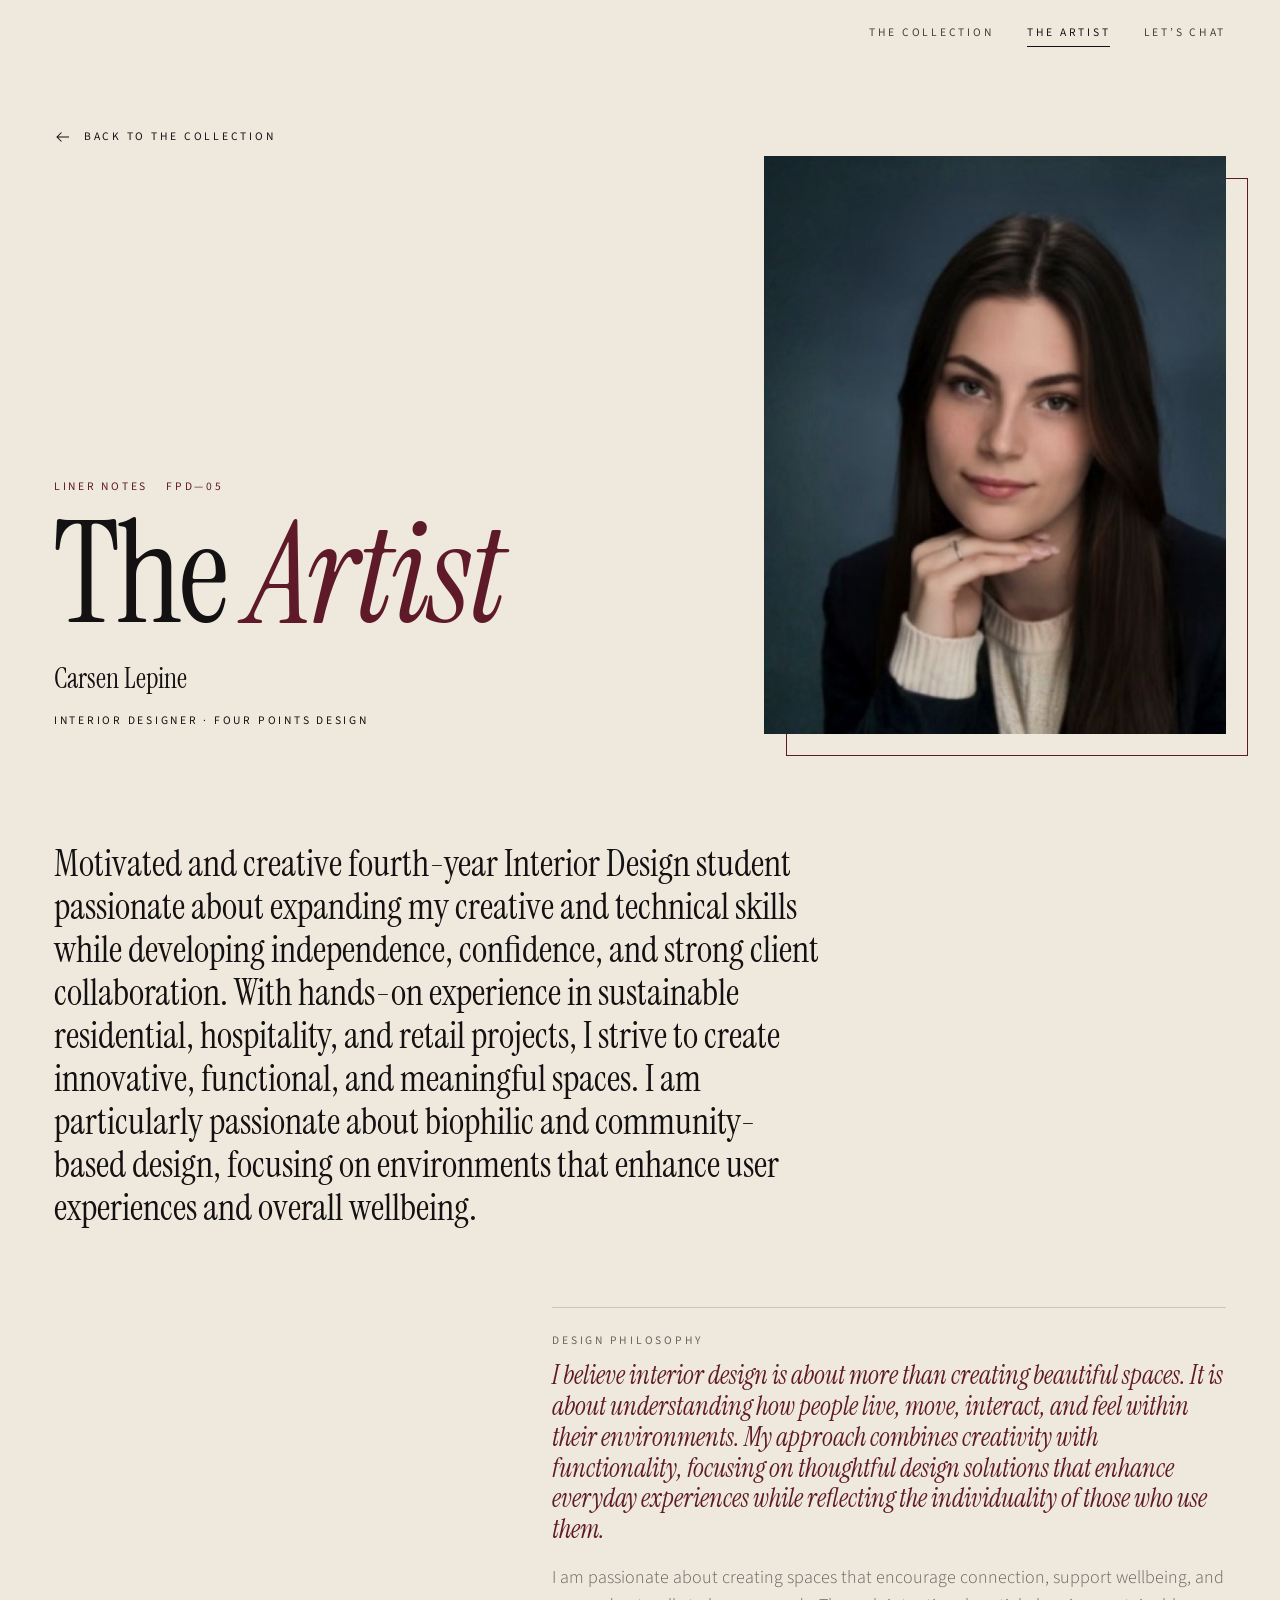
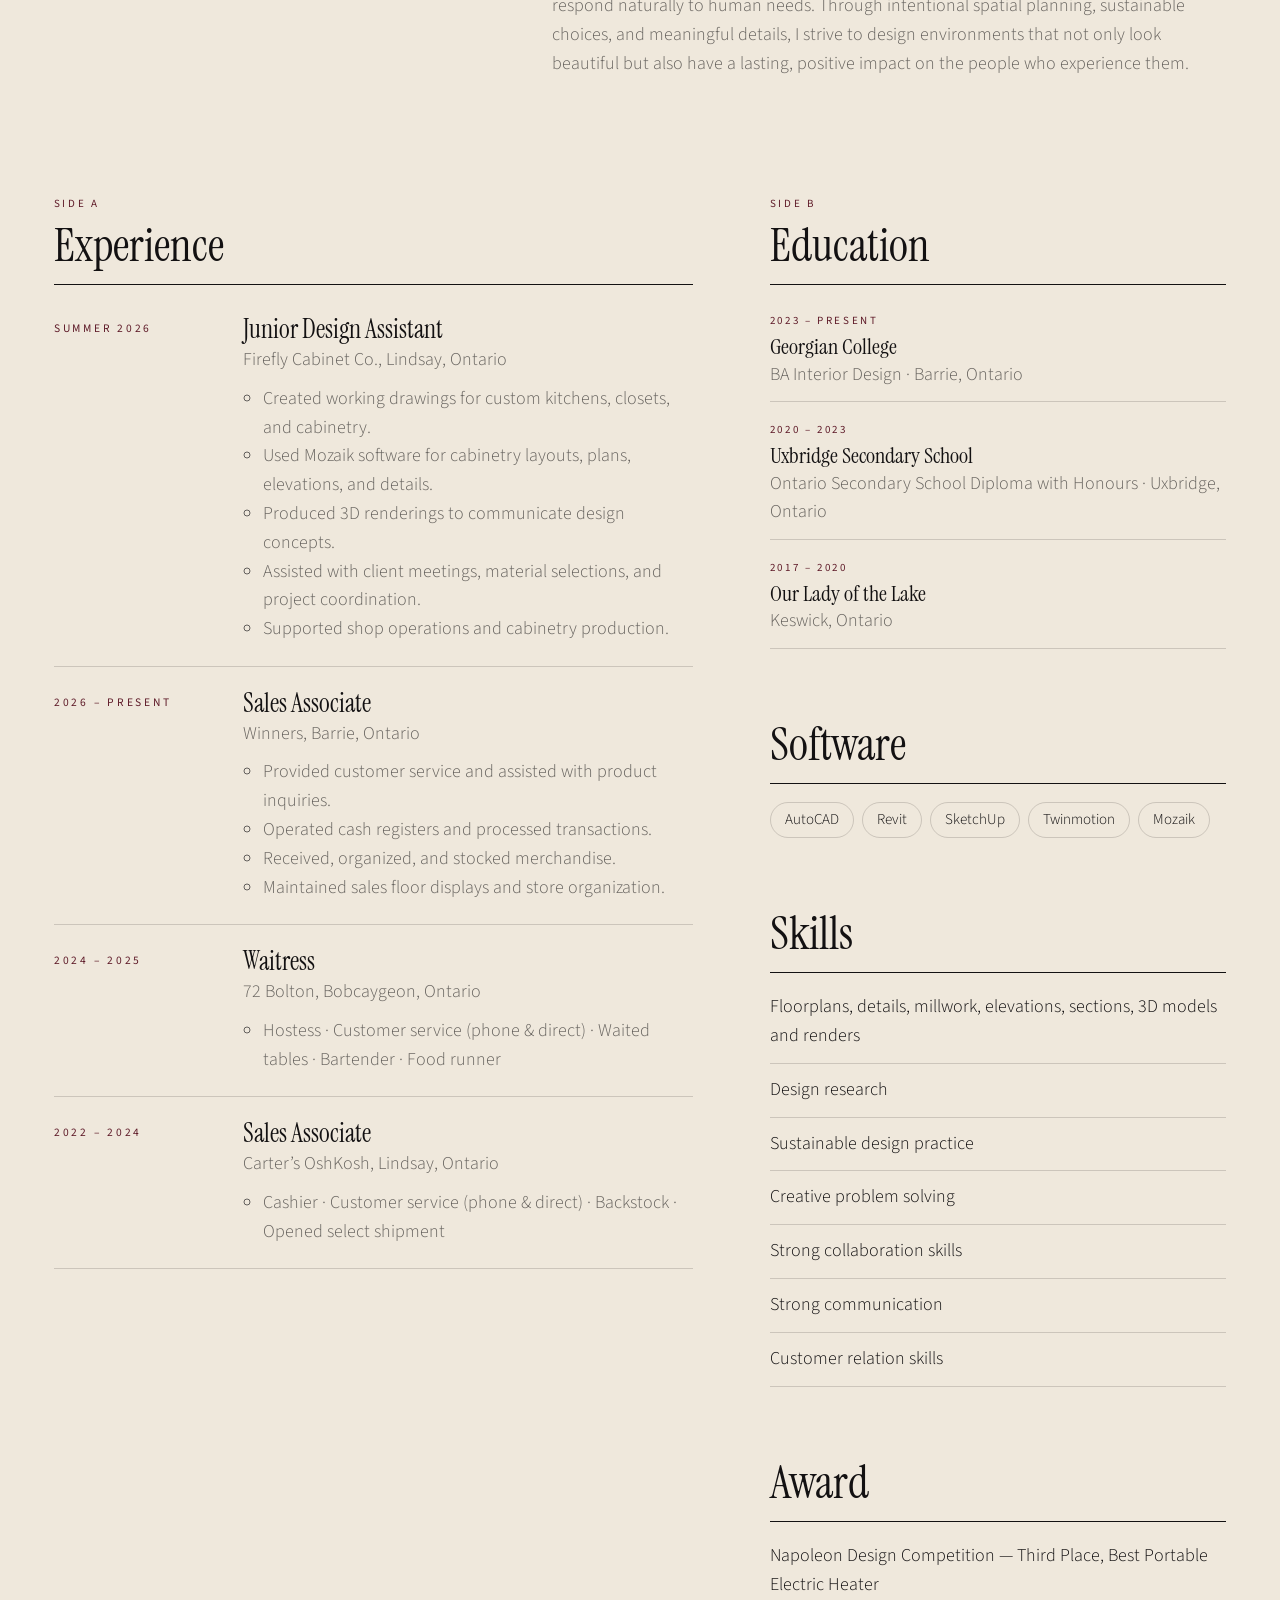
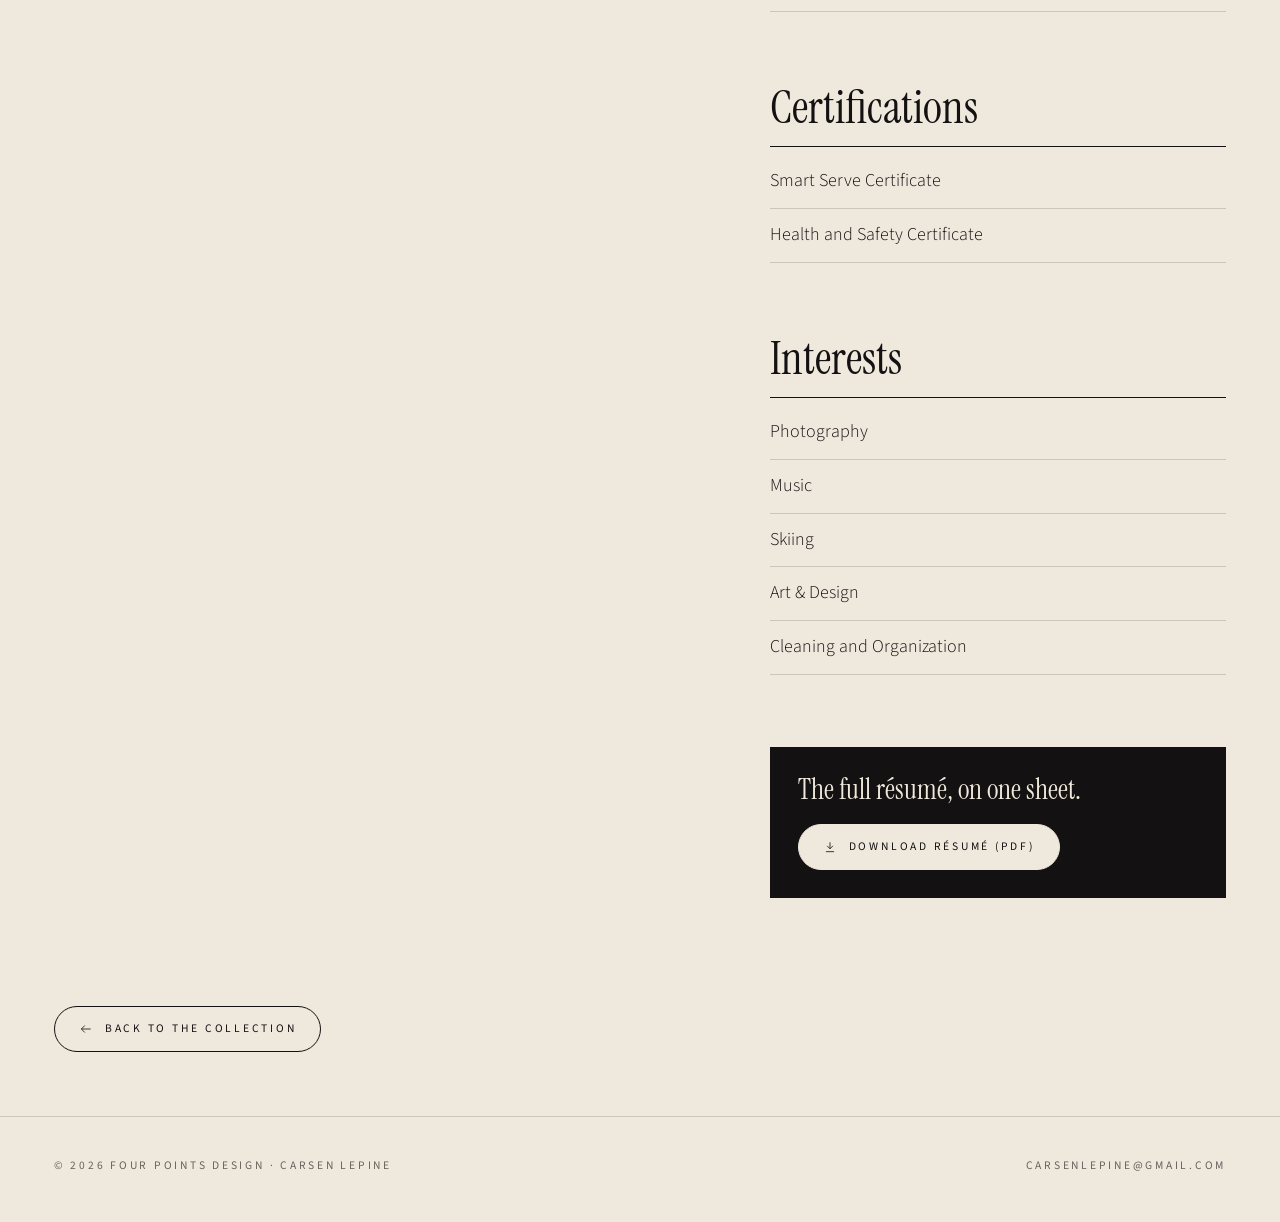
<file: artist.html>
<!doctype html>
<html lang="en">
<head>
  <meta charset="utf-8">
  <meta name="viewport" content="width=device-width, initial-scale=1, viewport-fit=cover">
  <title>The Artist · Carsen Lepine · Four Points Design</title>
  <meta name="description" content="Liner notes: Carsen Lepine, interior designer. Experience, education, software and skills.">
  <meta name="theme-color" content="#efe8dc">

  <!-- The preview shown when the link is shared (texts, LinkedIn, email…).
       The site lives at https://carsenlepine.github.io/ (see "Publish on GitHub" in README.md) -->
  <meta property="og:type" content="website">
  <meta property="og:site_name" content="Four Points Design">
  <meta property="og:title" content="Carsen Lepine, Interior Designer · Four Points Design">
  <meta property="og:description" content="An interior design portfolio presented as a record collection: put an album on the turntable to explore each project.">
  <meta property="og:image" content="https://carsenlepine.github.io/assets/social-preview.jpg">
  <meta property="og:image:width" content="1200">
  <meta property="og:image:height" content="630">
  <meta property="og:image:alt" content="A record playing on a turntable beside Carsen Lepine's name">
  <meta name="twitter:card" content="summary_large_image">

  <!-- Fonts: Instrument Serif from Google Fonts; Source Sans 3 is in assets/fonts (see style.css) -->
  <link rel="preconnect" href="https://fonts.googleapis.com">
  <link rel="preconnect" href="https://fonts.gstatic.com" crossorigin>
  <link rel="stylesheet" href="https://fonts.googleapis.com/css2?family=Instrument+Serif:ital@0;1&display=swap">
  <link rel="icon" href="assets/favicon.svg" type="image/svg+xml">
  <link rel="apple-touch-icon" href="assets/apple-touch-icon.png">
  <link rel="stylesheet" href="css/style.css">
  <script>document.documentElement.classList.add("js");</script>
</head>
<!-- The Artist ("liner notes"). Text comes from js/data/site.js. -->
<body class="page-artist theme-light">
  <a class="skip-link" href="#main">Skip to content</a>
  <header data-nav></header>
  <main id="main" class="liner"></main>
  <div class="page-veil" data-veil style="background: var(--cream)"></div>
  <script type="module" src="js/artist.js"></script>
</body>
</html>
</file>
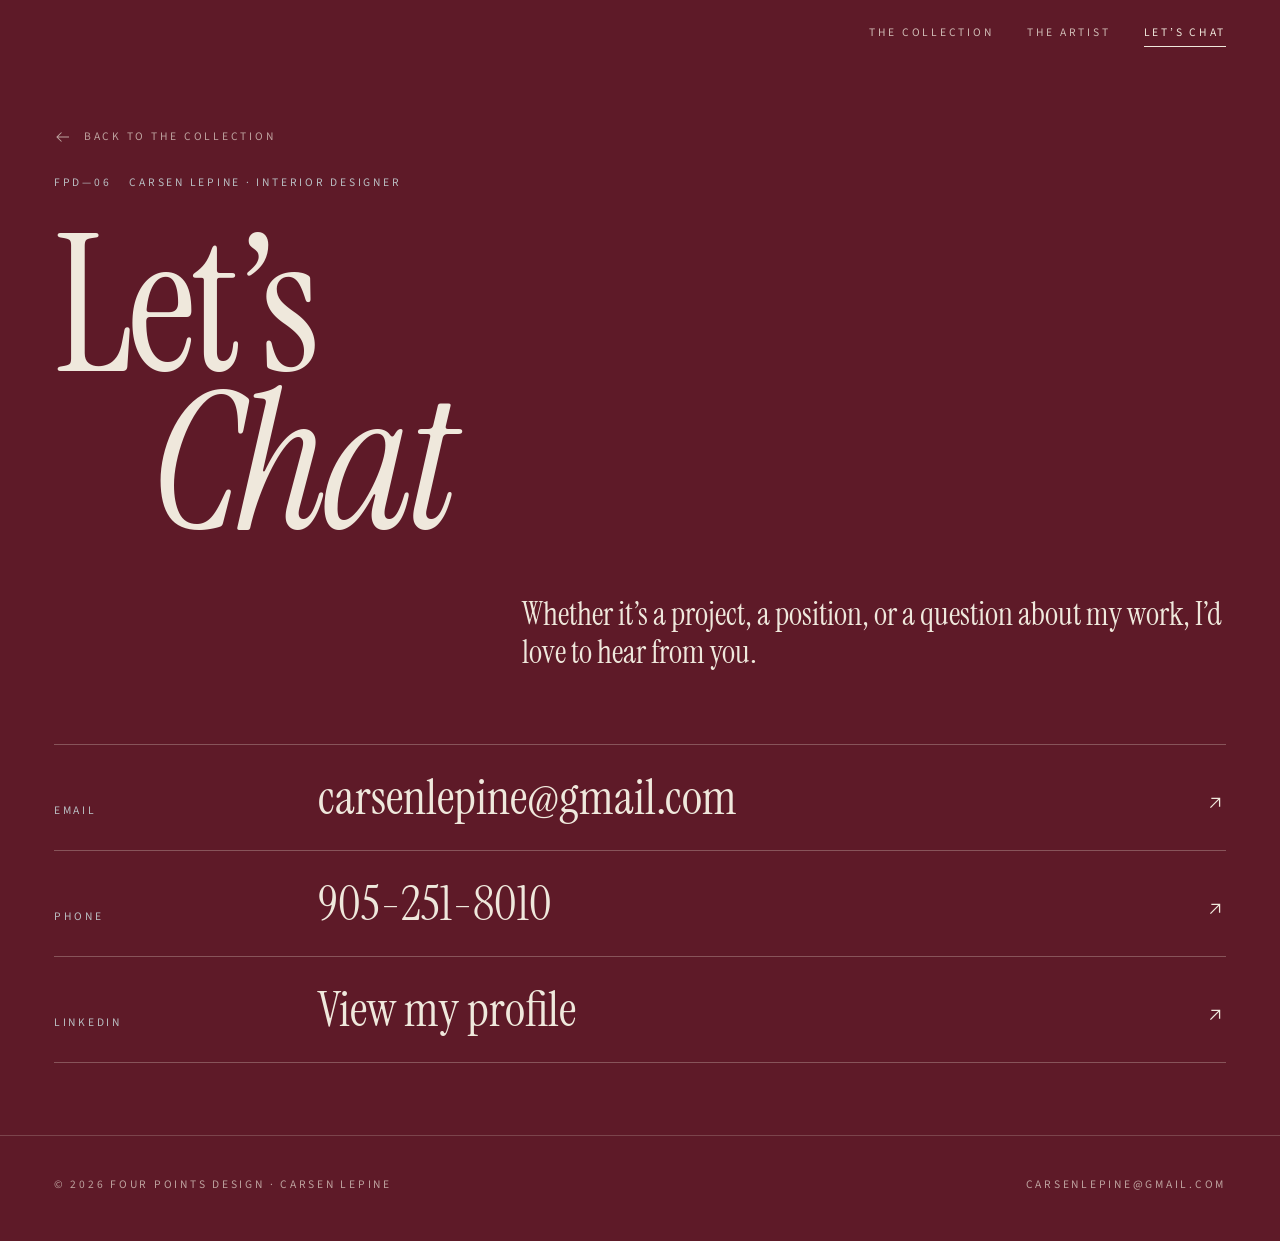
<file: chat.html>
<!doctype html>
<html lang="en">
<head>
  <meta charset="utf-8">
  <meta name="viewport" content="width=device-width, initial-scale=1, viewport-fit=cover">
  <title>Let’s Chat · Carsen Lepine · Four Points Design</title>
  <meta name="description" content="Get in touch with Carsen Lepine, interior designer: email, phone and LinkedIn.">
  <meta name="theme-color" content="#5e1a28">

  <!-- The preview shown when the link is shared (texts, LinkedIn, email…).
       The site lives at https://carsenlepine.github.io/ (see "Publish on GitHub" in README.md) -->
  <meta property="og:type" content="website">
  <meta property="og:site_name" content="Four Points Design">
  <meta property="og:title" content="Carsen Lepine, Interior Designer · Four Points Design">
  <meta property="og:description" content="An interior design portfolio presented as a record collection: put an album on the turntable to explore each project.">
  <meta property="og:image" content="https://carsenlepine.github.io/assets/social-preview.jpg">
  <meta property="og:image:width" content="1200">
  <meta property="og:image:height" content="630">
  <meta property="og:image:alt" content="A record playing on a turntable beside Carsen Lepine's name">
  <meta name="twitter:card" content="summary_large_image">

  <!-- Fonts: Instrument Serif from Google Fonts; Source Sans 3 is in assets/fonts (see style.css) -->
  <link rel="preconnect" href="https://fonts.googleapis.com">
  <link rel="preconnect" href="https://fonts.gstatic.com" crossorigin>
  <link rel="stylesheet" href="https://fonts.googleapis.com/css2?family=Instrument+Serif:ital@0;1&display=swap">
  <link rel="icon" href="assets/favicon.svg" type="image/svg+xml">
  <link rel="apple-touch-icon" href="assets/apple-touch-icon.png">
  <link rel="stylesheet" href="css/style.css">
  <script>document.documentElement.classList.add("js");</script>
</head>
<!-- Let's Chat. Contact details come from js/data/site.js. -->
<body class="page-chat theme-dark">
  <a class="skip-link" href="#main">Skip to content</a>
  <header data-nav></header>
  <main id="main" class="chat"></main>
  <div class="page-veil" data-veil></div>
  <script type="module" src="js/chat.js"></script>
</body>
</html>
</file>
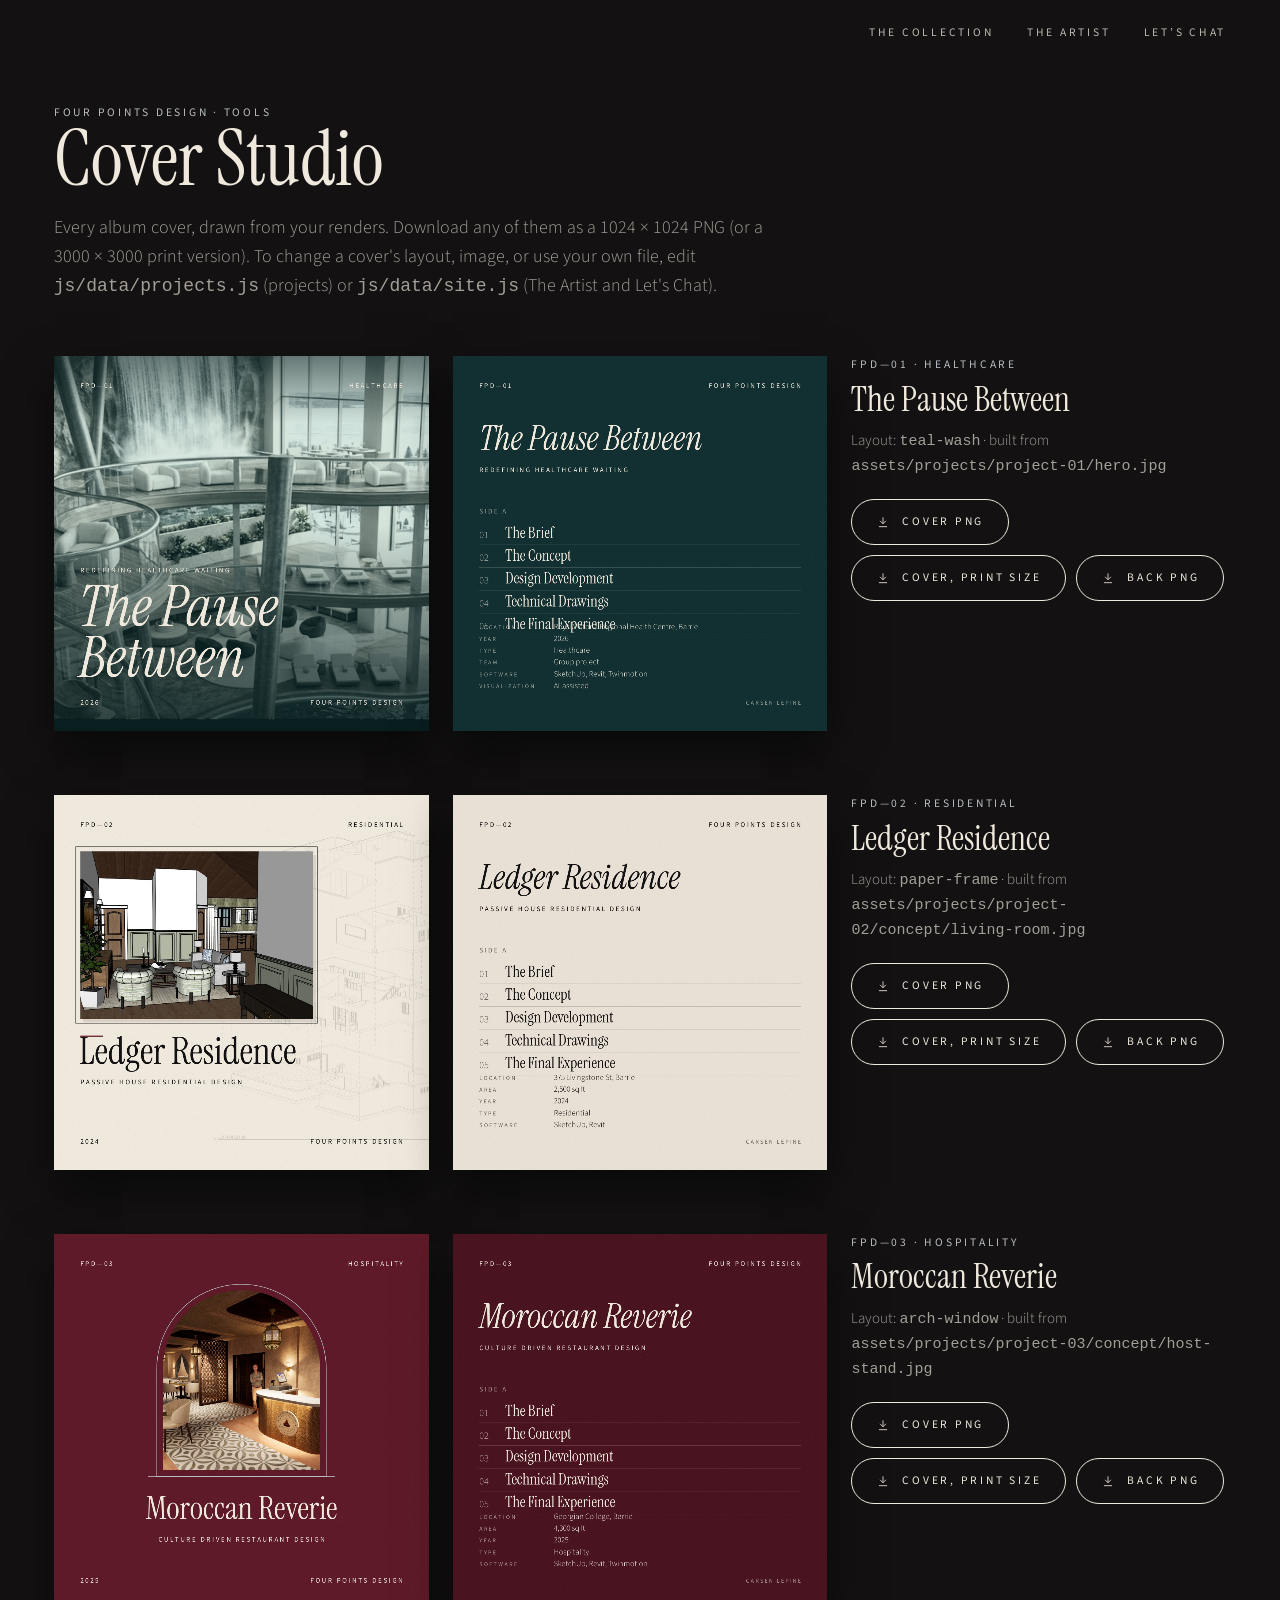
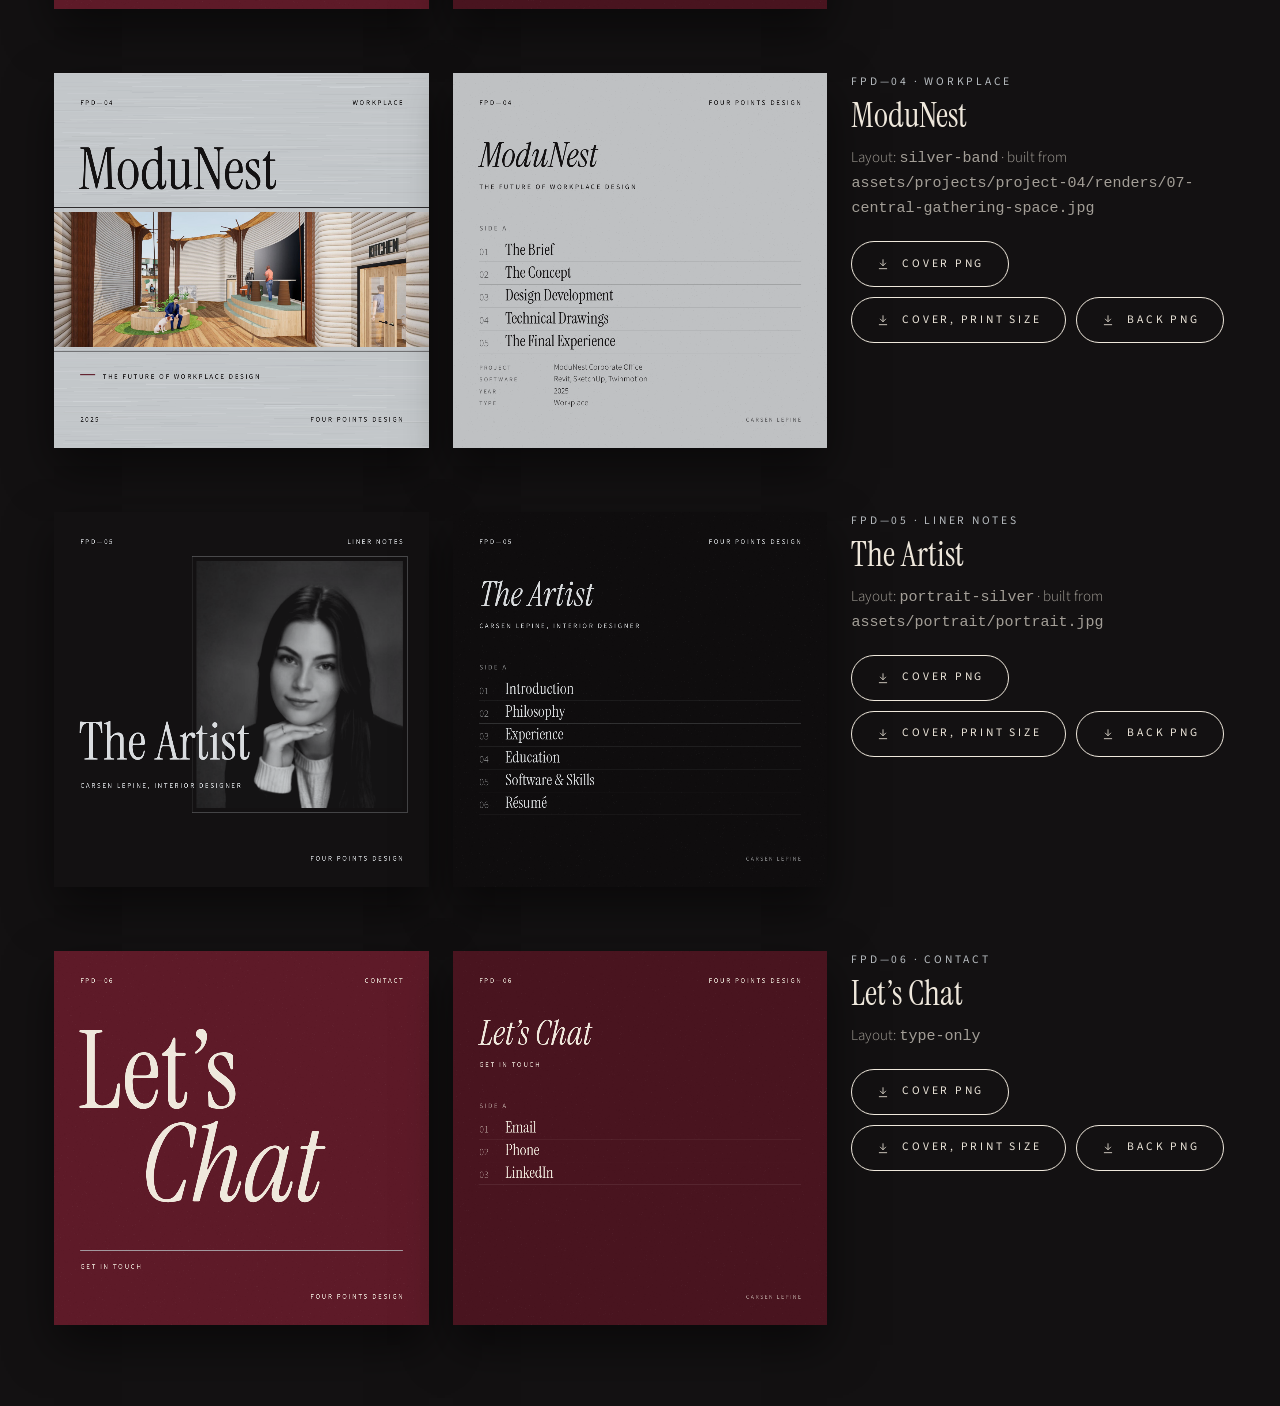
<file: cover-studio.html>
<!doctype html>
<html lang="en">
<head>
  <meta charset="utf-8">
  <meta name="viewport" content="width=device-width, initial-scale=1, viewport-fit=cover">
  <title>Cover Studio · Four Points Design</title>
  <meta name="description" content="Every album cover, with a PNG download.">
  <meta name="theme-color" content="#131112">

  <!-- Fonts: Instrument Serif from Google Fonts; Source Sans 3 is in assets/fonts (see style.css) -->
  <link rel="preconnect" href="https://fonts.googleapis.com">
  <link rel="preconnect" href="https://fonts.gstatic.com" crossorigin>
  <link rel="stylesheet" href="https://fonts.googleapis.com/css2?family=Instrument+Serif:ital@0;1&display=swap">
  <link rel="icon" href="assets/favicon.svg" type="image/svg+xml">
  <link rel="apple-touch-icon" href="assets/apple-touch-icon.png">
  <link rel="stylesheet" href="css/style.css">
  <script>document.documentElement.classList.add("js");</script>
</head>
<!-- Cover Studio: every cover (front and back), drawn by js/covers.js,
     with Download PNG buttons. Not linked from the site's navigation:
     open it yourself at cover-studio.html. -->
<body class="page-studio theme-dark">
  <a class="skip-link" href="#main">Skip to content</a>
  <header data-nav></header>
  <main id="main" class="studio">
    <div class="wrap">
      <p class="caps" style="color: var(--silver)">Four Points Design · Tools</p>
      <h1>Cover Studio</h1>
      <p class="studio__intro">Every album cover, drawn from your renders. Download any of them as a 1024 × 1024 PNG (or a 3000 × 3000 print version). To change a cover's layout, image, or use your own file, edit <code>js/data/projects.js</code> (projects) or <code>js/data/site.js</code> (The Artist and Let's Chat).</p>
      <div class="studio__grid" data-studio></div>
    </div>
  </main>
  <div class="page-veil" data-veil></div>
  <script type="module" src="js/cover-studio.js"></script>
</body>
</html>
</file>
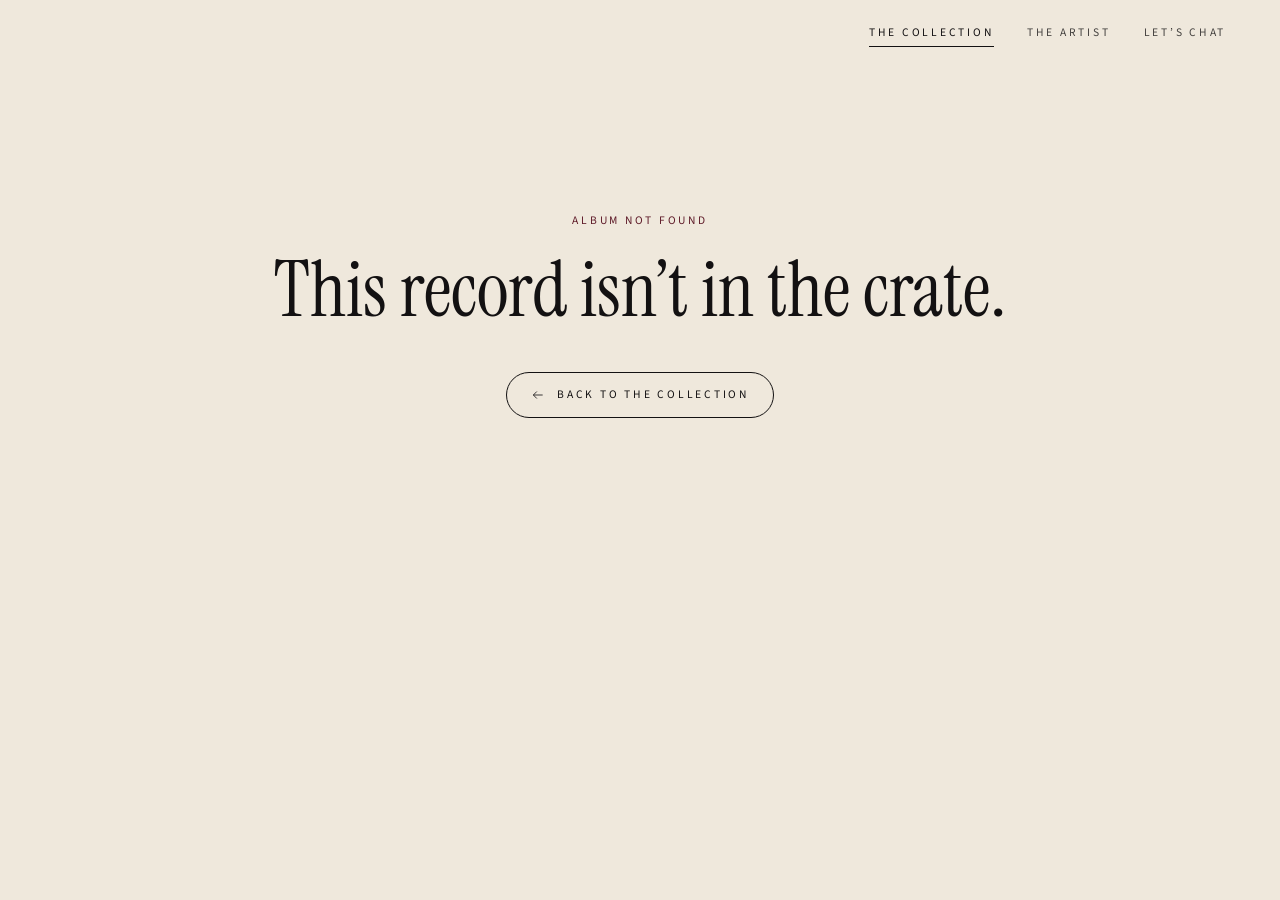
<file: project.html>
<!doctype html>
<html lang="en">
<head>
  <meta charset="utf-8">
  <meta name="viewport" content="width=device-width, initial-scale=1, viewport-fit=cover">
  <title>Now Playing · Four Points Design</title>
  <meta name="description" content="An interior design project by Carsen Lepine, Four Points Design.">
  <meta name="theme-color" content="#131112">

  <!-- The preview shown when the link is shared (texts, LinkedIn, email…).
       The site lives at https://carsenlepine.github.io/ (see "Publish on GitHub" in README.md) -->
  <meta property="og:type" content="website">
  <meta property="og:site_name" content="Four Points Design">
  <meta property="og:title" content="Carsen Lepine, Interior Designer · Four Points Design">
  <meta property="og:description" content="An interior design portfolio presented as a record collection: put an album on the turntable to explore each project.">
  <meta property="og:image" content="https://carsenlepine.github.io/assets/social-preview.jpg">
  <meta property="og:image:width" content="1200">
  <meta property="og:image:height" content="630">
  <meta property="og:image:alt" content="A record playing on a turntable beside Carsen Lepine's name">
  <meta name="twitter:card" content="summary_large_image">

  <!-- Fonts: Instrument Serif from Google Fonts; Source Sans 3 is in assets/fonts (see style.css) -->
  <link rel="preconnect" href="https://fonts.googleapis.com">
  <link rel="preconnect" href="https://fonts.gstatic.com" crossorigin>
  <link rel="stylesheet" href="https://fonts.googleapis.com/css2?family=Instrument+Serif:ital@0;1&display=swap">
  <link rel="icon" href="assets/favicon.svg" type="image/svg+xml">
  <link rel="apple-touch-icon" href="assets/apple-touch-icon.png">
  <link rel="stylesheet" href="css/style.css">
  <script>document.documentElement.classList.add("js");</script>
</head>
<!-- ONE page for every project: project.html?id=project-01, ?id=project-02 …
     The content is filled in by js/project.js from js/data/projects.js. -->
<body class="page-project theme-light">
  <a class="skip-link" href="#main">Skip to content</a>
  <header data-nav></header>
  <main id="main"></main>
  <noscript><p style="padding:120px 24px">This page needs JavaScript to show the project. <a href="index.html">Back to the collection</a></p></noscript>
  <div class="page-veil" data-veil></div>
  <script type="module" src="js/project.js"></script>
</body>
</html>
</file>
<file: css/style.css>
/* =====================================================================
   style.css — THE LOOK OF THE WHOLE SITE
   ---------------------------------------------------------------------
   1. COLOURS & TYPE  ← change the palette here, it updates everywhere
   2. Base
   3. Navigation, buttons, shared pieces
   4. Homepage: the record crate
   5. Project page ("Now Playing")
   6. Lightbox
   7. The Artist (liner notes)
   8. Let's Chat
   9. Cover studio
   10. Motion preferences
   ===================================================================== */

/* =====================================================================
   1. COLOURS & TYPE
   ===================================================================== */
:root {
  /* The four brand colours */
  --burgundy: #5e1a28;
  --charcoal: #131112;
  --cream: #efe8dc;
  --silver: #b9bec2;

  /* Shades made from them (used for hover states, lines, panels) */
  --burgundy-deep: #46131e;
  --burgundy-light: #8a3446;
  --charcoal-soft: #1d1a1b;
  --charcoal-line: rgba(239, 232, 220, 0.14);
  --cream-deep: #e5ddcf;
  --paper: #f7f3ec;               /* the sheet behind technical drawings */
  --ink-line: rgba(19, 17, 18, 0.16);
  --ink-muted: rgba(19, 17, 18, 0.62);
  --cream-muted: rgba(239, 232, 220, 0.66);

  /* Type */
  --serif: "Instrument Serif", "Times New Roman", Georgia, serif;
  --sans: "Source Sans 3", "Segoe UI", -apple-system, system-ui, sans-serif;

  /* Spacing */
  --gutter: clamp(18px, 4.2vw, 64px);   /* page side margins */
  --nav-height: 64px;
  --max: 1320px;                        /* widest text container */

  /* Motion */
  --ease: cubic-bezier(0.22, 0.61, 0.36, 1);
  --ease-out: cubic-bezier(0.16, 1, 0.3, 1);
}

/* Source Sans 3, from assets/fonts */
@font-face {
  font-family: "Source Sans 3";
  src: url("../assets/fonts/SourceSans3-Light.woff2") format("woff2");
  font-weight: 300;
  font-style: normal;
  font-display: swap;
}
@font-face {
  font-family: "Source Sans 3";
  src: url("../assets/fonts/SourceSans3-Regular.woff2") format("woff2");
  font-weight: 400;
  font-style: normal;
  font-display: swap;
}

/* =====================================================================
   2. BASE
   ===================================================================== */
*,
*::before,
*::after { box-sizing: border-box; }

html {
  -webkit-text-size-adjust: 100%;
  text-size-adjust: 100%;
  scroll-behavior: smooth;
  scroll-padding-top: calc(var(--nav-height) + 16px);
}

body {
  margin: 0;
  font-family: var(--sans);
  font-weight: 300;
  font-size: clamp(16px, 0.35vw + 15px, 18px);
  line-height: 1.6;
  color: var(--charcoal);
  background: var(--cream);
  -webkit-font-smoothing: antialiased;
  text-rendering: optimizeLegibility;
}

/* Two page themes: light (cream) and dark (charcoal) */
body.theme-dark { background: var(--charcoal); color: var(--cream); }

img, canvas, svg { display: block; max-width: 100%; }
img { height: auto; }

a { color: inherit; }
button { font: inherit; color: inherit; }

h1, h2, h3, h4 { margin: 0; font-weight: 400; }
p { margin: 0; }

::selection { background: var(--burgundy); color: var(--cream); }

/* A clear focus ring for keyboard users (not shown on mouse click) */
:focus-visible {
  outline: 2px solid var(--silver);
  outline-offset: 3px;
  border-radius: 2px;
}
.theme-light :focus-visible { outline-color: var(--burgundy); }

.visually-hidden {
  position: absolute !important;
  width: 1px; height: 1px;
  overflow: hidden;
  clip: rect(0 0 0 0);
  white-space: nowrap;
}

.skip-link {
  position: fixed;
  left: 12px; top: -60px;
  z-index: 200;
  padding: 10px 16px;
  background: var(--cream);
  color: var(--charcoal);
  text-decoration: none;
}
.skip-link:focus { top: 12px; }

/* Small spaced capitals: labels, eyebrows, credits */
.caps {
  font-family: var(--sans);
  font-weight: 400;
  font-size: 11.5px;
  letter-spacing: 0.24em;
  text-transform: uppercase;
  line-height: 1.5;
}

.serif { font-family: var(--serif); font-weight: 400; }

.wrap {
  width: 100%;
  max-width: var(--max);
  margin: 0 auto;
  padding: 0 var(--gutter);
}

/* =====================================================================
   3. NAVIGATION, BUTTONS, SHARED PIECES
   ===================================================================== */
.site-nav {
  position: fixed;
  inset: 0 0 auto 0;
  z-index: 100;
  height: var(--nav-height);
  display: flex;
  align-items: center;
  justify-content: flex-end; /* the links sit on the right */
  pointer-events: none;     /* its empty part lets clicks through to the page below */
  gap: 16px;
  padding: 0 var(--gutter);
  color: var(--cream);
  transition: background-color 0.4s var(--ease), color 0.4s var(--ease), border-color 0.4s var(--ease);
  border-bottom: 1px solid transparent;
}
.theme-light .site-nav { color: var(--charcoal); }
.site-nav > * { pointer-events: auto; }

/* Once the page scrolls, the nav gets a solid band so text stays legible */
.site-nav.is-solid { background: var(--charcoal); color: var(--cream); border-bottom-color: var(--charcoal-line); }
.theme-light .site-nav.is-solid { background: var(--cream); color: var(--charcoal); border-bottom-color: var(--ink-line); }
/* …and while it's over a dark band at the top of a light page ("Now Playing") */
.theme-light .site-nav.is-over-dark { color: var(--cream); }
.theme-light .site-nav.is-solid.is-over-dark { background: var(--charcoal); border-bottom-color: var(--charcoal-line); }

.site-nav__links {
  display: flex;
  gap: clamp(14px, 2.6vw, 40px);
  list-style: none;
  margin: 0;
  padding: 0;
}
.site-nav__links a {
  position: relative;
  text-decoration: none;
  padding: 8px 0;
  opacity: 0.78;
  transition: opacity 0.25s var(--ease);
}
.site-nav__links a:hover,
.site-nav__links a[aria-current="page"] { opacity: 1; }
.site-nav__links a::after {
  content: "";
  position: absolute;
  left: 0; right: 0; bottom: 2px;
  height: 1px;
  background: currentColor;
  transform: scaleX(0);
  transform-origin: left;
  transition: transform 0.35s var(--ease);
}
.site-nav__links a:hover::after,
.site-nav__links a[aria-current="page"]::after { transform: scaleX(1); }
.site-nav .short { display: none; }

@media (max-width: 620px) {
  .site-nav__links .long { display: none; }
  .site-nav .short { display: inline; }
  .site-nav .caps { font-size: 10.5px; letter-spacing: 0.2em; }
}

/* Buttons */
.btn {
  display: inline-flex;
  align-items: center;
  justify-content: center;
  gap: 12px;
  min-height: 46px;
  padding: 0 24px;
  border: 1px solid currentColor;
  border-radius: 999px;
  background: transparent;
  text-decoration: none;
  cursor: pointer;
  font-family: var(--sans);
  font-weight: 400;
  font-size: 11.5px;
  letter-spacing: 0.24em;
  text-transform: uppercase;
  transition: background-color 0.3s var(--ease), color 0.3s var(--ease), border-color 0.3s var(--ease);
}
.btn svg { width: 14px; height: 14px; flex: none; }
.btn:hover { background: var(--cream); color: var(--charcoal); border-color: var(--cream); }
.theme-light .btn:hover, .btn.on-light:hover { background: var(--charcoal); color: var(--cream); border-color: var(--charcoal); }

.btn--solid { background: var(--cream); color: var(--charcoal); border-color: var(--cream); }
.btn--solid:hover { background: var(--silver); border-color: var(--silver); }
.btn--burgundy { background: var(--burgundy); color: var(--cream); border-color: var(--burgundy); }
.btn--burgundy:hover { background: var(--burgundy-deep) !important; border-color: var(--burgundy-deep) !important; color: var(--cream) !important; }

.icon-btn {
  display: inline-grid;
  place-items: center;
  width: 46px; height: 46px;
  border: 1px solid currentColor;
  border-radius: 50%;
  background: transparent;
  cursor: pointer;
  opacity: 0.85;
  transition: background-color 0.3s var(--ease), color 0.3s var(--ease), opacity 0.3s;
}
.icon-btn svg { width: 16px; height: 16px; }
.icon-btn:hover { opacity: 1; background: var(--cream); color: var(--charcoal); border-color: var(--cream); }

/* "Back to the collection" */
.back-link {
  display: inline-flex;
  align-items: center;
  gap: 12px;
  text-decoration: none;
  padding: 10px 0;
}
.back-link svg { width: 18px; height: 18px; transition: transform 0.3s var(--ease); }
.back-link:hover svg { transform: translateX(-4px); }
.back-link span { border-bottom: 1px solid transparent; transition: border-color 0.3s; }
.back-link:hover span { border-bottom-color: currentColor; }

/* The colour veil that the crate fades into, and pages fade out of */
.page-veil {
  position: fixed;
  inset: 0;
  z-index: 300;
  pointer-events: none;
  background: var(--charcoal);
  opacity: 0;
  /* every page arrives by fading its veil away (pure CSS, so the page
     can never stay hidden, even if a script fails) */
  animation: veil-out 0.7s var(--ease) 0.05s both;
}
.page-veil.is-on { animation: veil-in 0.5s var(--ease) both; }
@keyframes veil-out { from { opacity: 1; } to { opacity: 0; } }
@keyframes veil-in { from { opacity: 0; } to { opacity: 1; } }

/* Reveal-on-scroll (only when JavaScript is running) */
.js .reveal {
  opacity: 0;
  transform: translateY(28px);
  transition: opacity 0.9s var(--ease-out), transform 1.1s var(--ease-out);
}
.js .reveal.is-visible { opacity: 1; transform: none; }

/* Footer */
.site-footer {
  padding: 40px var(--gutter) 48px;
  display: flex;
  flex-wrap: wrap;
  gap: 12px 32px;
  justify-content: space-between;
  border-top: 1px solid var(--ink-line);
  color: var(--ink-muted);
}
.theme-dark .site-footer, .site-footer.on-dark { border-top-color: var(--charcoal-line); color: var(--cream-muted); }
.site-footer a { text-decoration: none; }
.site-footer a:hover { color: inherit; text-decoration: underline; text-underline-offset: 4px; }

/* =====================================================================
   4. HOMEPAGE: THE RECORD CRATE
   ===================================================================== */
.page-home { overflow: hidden; }

.home {
  position: relative;
  min-height: 100vh;
  min-height: 100svh;
}

/* The 3D canvas fills the screen behind the text */
.crate-stage {
  position: fixed;
  inset: 0;
  z-index: 0;
  touch-action: pan-y;
  outline: none;
}
.crate-stage canvas { width: 100%; height: 100%; }
.crate-stage.is-pointer { cursor: pointer; }

.home-panel {
  position: relative;
  z-index: 2;
  width: min(clamp(440px, 28vw, 540px), 38vw); /* a little wider on big screens */
  min-height: 100vh;
  min-height: 100svh;
  /* the top bar only has links on the right, so the panel starts high up on the left */
  padding: clamp(20px, 4vh, 44px) 0 clamp(20px, 4vh, 40px) var(--gutter);
  display: flex;
  flex-direction: column;
  justify-content: center; /* centred top to bottom, with even space around */
  gap: clamp(18px, 3.4vh, 38px);
  pointer-events: none; /* lets the mouse reach the crate between the text */
}
.home-panel > * { pointer-events: auto; }

.home-intro .caps { color: var(--cream-muted); }
.home-title {
  font-family: var(--serif);
  font-size: clamp(38px, 3.5vw, 58px);
  line-height: 0.95;
  margin-top: 10px;
  letter-spacing: -0.01em;
}
.home-title em { color: var(--silver); }

.now-browsing {
  border-top: 1px solid var(--charcoal-line);
  padding-top: clamp(14px, 2.4vh, 24px);
}
.now-browsing__top {
  display: flex;
  justify-content: space-between;
  gap: 12px;
  color: var(--cream-muted);
}
.now-browsing__meta { color: var(--silver); margin-top: clamp(10px, 2vh, 18px); }
.now-browsing__title {
  font-family: var(--serif);
  font-size: clamp(32px, 3.1vw, 50px);
  line-height: 1;
  margin-top: 6px;
  min-height: 1em;
}
.now-browsing__subtitle { margin-top: 10px; color: var(--cream-muted); }
.now-browsing__controls {
  display: flex;
  align-items: center;
  gap: 10px;
  margin-top: clamp(14px, 2.6vh, 24px);
}
.now-browsing__controls .btn { margin-right: 6px; }

/* the text swaps with a small fade when the album changes */
.swap { transition: opacity 0.25s var(--ease), transform 0.35s var(--ease); }
.swap.is-swapping { opacity: 0; transform: translateY(6px); }

.album-list {
  list-style: none;
  margin: 0;
  padding: 0;
  border-top: 1px solid var(--charcoal-line);
}
.album-list li { border-bottom: 1px solid var(--charcoal-line); }
.album-list a {
  display: grid;
  grid-template-columns: 3.2em 1fr auto;
  align-items: baseline;
  gap: 8px;
  padding: clamp(7px, 1.25vh, 12px) 4px;
  text-decoration: none;
  color: var(--cream-muted);
  transition: color 0.25s var(--ease), padding-left 0.35s var(--ease);
}
.album-list .num { font-size: 11px; letter-spacing: 0.18em; }
.album-list .name { font-family: var(--serif); font-size: clamp(19px, 1.6vw, 24px); line-height: 1.15; }
.album-list .cat { font-size: 10.5px; letter-spacing: 0.22em; text-transform: uppercase; }
.album-list a:hover,
.album-list a:focus-visible,
.album-list a[aria-current="true"] { color: var(--cream); }
.album-list a[aria-current="true"] { padding-left: 14px; }
.album-list a[aria-current="true"] .num { color: var(--silver); }

.home-hint { color: var(--cream-muted); font-size: 14px; max-width: 30em; }
.home-hint kbd {
  font-family: var(--sans);
  font-size: 12px;
  border: 1px solid var(--charcoal-line);
  border-radius: 4px;
  padding: 0 5px;
}

/* ---- The turntable: grab cursors over the record ---- */
.crate-stage.is-grab { cursor: grab; }
.crate-stage.is-grabbing { cursor: grabbing; }
/* while a record plays, a finger on the stage spins the record instead of scrolling */
.crate-stage.is-listening { touch-action: none; }

/* While a record plays, its panel takes the place of "Now browsing" */
.is-listening .now-browsing,
.is-listening .album-nav-list,
.is-listening .home-hint { display: none; }

/* wide screens: a soft shade behind the text, so the crate (now off to
   the side, behind the text) never fights with it */
.home::before {
  content: "";
  position: fixed;
  inset: 0 auto 0 0;
  z-index: 1;
  width: min(760px, 62vw);
  background: linear-gradient(90deg, rgba(19, 17, 18, 0.92) 0%, rgba(19, 17, 18, 0.8) 55%, rgba(19, 17, 18, 0) 100%);
  opacity: 0;
  pointer-events: none;
  transition: opacity 1.2s var(--ease);
}
.is-listening .home::before { opacity: 1; }

.deck-panel {
  border-top: 1px solid var(--charcoal-line);
  padding-top: clamp(14px, 2.4vh, 24px);
  animation: deck-in 0.6s var(--ease-out) both;
}
@keyframes deck-in { from { opacity: 0; transform: translateY(10px); } to { opacity: 1; transform: none; } }
.deck-panel .now-browsing__top span:last-child { color: var(--silver); }

.needle-list {
  list-style: none;
  margin: clamp(14px, 2.4vh, 22px) 0 0;
  padding: 0;
  border-top: 1px solid var(--charcoal-line);
}
.needle-list li { border-bottom: 1px solid var(--charcoal-line); }
.needle-list button {
  display: grid;
  grid-template-columns: 3.2em 1fr auto;
  align-items: center;
  gap: 8px;
  width: 100%;
  padding: clamp(7px, 1.2vh, 11px) 4px;
  border: 0;
  background: none;
  color: var(--cream-muted);
  text-align: left;
  cursor: pointer;
  transition: color 0.25s var(--ease), padding-left 0.35s var(--ease);
}
.needle-list .num { font-size: 11px; letter-spacing: 0.18em; }
.needle-list .name { font-family: var(--serif); font-size: clamp(19px, 1.6vw, 24px); line-height: 1.15; }
.needle-list button:hover { color: var(--cream); padding-left: 10px; }
.needle-list button.is-on { color: var(--cream); padding-left: 14px; }
.needle-list button.is-on .num { color: var(--silver); }

/* the little level meter beside the playing track */
.eq { display: inline-flex; align-items: flex-end; gap: 2px; height: 14px; opacity: 0; transition: opacity 0.3s; }
.eq i { width: 3px; height: 100%; background: var(--silver); transform-origin: bottom; transform: scaleY(0.25); }
.needle-list .is-on .eq { opacity: 0.5; }
.needle-list .is-playing .eq { opacity: 1; }
.needle-list .is-playing .eq i { animation: eq 0.9s ease-in-out infinite alternate; }
.needle-list .is-playing .eq i:nth-child(2) { animation-duration: 0.62s; animation-delay: -0.3s; }
.needle-list .is-playing .eq i:nth-child(3) { animation-duration: 0.78s; animation-delay: -0.5s; }
@keyframes eq { from { transform: scaleY(0.2); } to { transform: scaleY(1); } }

.deck-panel .now-browsing__controls .btn { max-width: 100%; }
.deck-panel .now-browsing__controls .btn span { overflow: hidden; text-overflow: ellipsis; white-space: nowrap; }
[data-deck-pause] .i-play { display: none; }
[data-deck-pause].is-paused .i-play { display: block; }
[data-deck-pause].is-paused .i-pause { display: none; }

.deck-hint { color: var(--cream-muted); font-size: 14px; margin-top: clamp(14px, 2.6vh, 24px); max-width: 30em; }
.deck-hint strong { font-weight: 400; color: var(--cream); }
.deck-hint kbd {
  font-family: var(--sans);
  font-size: 12px;
  border: 1px solid var(--charcoal-line);
  border-radius: 4px;
  padding: 0 5px;
}

/* Sound on / off, bottom right */
.sound-toggle {
  position: fixed;
  right: var(--gutter);
  bottom: clamp(16px, 3vh, 28px);
  z-index: 5;
  display: inline-flex;
  align-items: center;
  gap: 10px;
  padding: 8px 14px;
  border: 1px solid var(--charcoal-line);
  border-radius: 999px;
  background: rgba(19, 17, 18, 0.55);
  color: var(--cream-muted);
  cursor: pointer;
  backdrop-filter: blur(6px);
  -webkit-backdrop-filter: blur(6px);
  transition: color 0.25s, border-color 0.25s;
}
.sound-toggle:hover { color: var(--cream); border-color: var(--cream-muted); }
.sound-toggle__bars { display: inline-flex; align-items: flex-end; gap: 2px; height: 12px; }
.sound-toggle__bars i { width: 2px; height: 100%; background: currentColor; transform-origin: bottom; transform: scaleY(0.3); transition: transform 0.3s; }
.sound-toggle[aria-pressed="true"] .sound-toggle__bars i:nth-child(1) { transform: scaleY(0.5); }
.sound-toggle[aria-pressed="true"] .sound-toggle__bars i:nth-child(2) { transform: scaleY(0.9); }
.sound-toggle[aria-pressed="true"] .sound-toggle__bars i:nth-child(3) { transform: scaleY(0.65); }
.sound-toggle[aria-pressed="true"] .sound-toggle__bars i:nth-child(4) { transform: scaleY(1); }
.is-listening .sound-toggle[aria-pressed="true"] .sound-toggle__bars i { animation: eq 0.8s ease-in-out infinite alternate; }
.is-listening .sound-toggle[aria-pressed="true"] .sound-toggle__bars i:nth-child(2n) { animation-duration: 0.55s; }
.sound-toggle[aria-pressed="false"] { text-decoration: line-through; text-decoration-thickness: 1px; }

/* No-WebGL fallback: a simple grid of covers */
.cover-grid {
  position: relative;
  z-index: 2;
  display: grid;
  grid-template-columns: repeat(auto-fill, minmax(min(240px, 100%), 1fr));
  gap: clamp(18px, 2.4vw, 32px);
  padding: 0 var(--gutter) 64px;
}
.cover-grid a { text-decoration: none; }
.cover-grid canvas, .cover-grid .cover-box {
  width: 100%;
  aspect-ratio: 1;
  box-shadow: 0 18px 40px rgba(0, 0, 0, 0.45);
  transition: transform 0.4s var(--ease);
}
.cover-grid a:hover canvas { transform: translateY(-6px); }
.cover-grid p { margin-top: 12px; }
.cover-grid .caps { color: var(--cream-muted); margin-top: 2px; }
.page-home.no-webgl { overflow: auto; }
.no-webgl .crate-stage { display: none; }
.no-webgl .home-panel { width: auto; min-height: 0; max-width: 760px; }
.no-webgl .home-hint, .no-webgl .now-browsing { display: none; }

/* Phones and portrait tablets: crate on top, text underneath */
@media (max-width: 899px), (max-aspect-ratio: 1/1) {
  .page-home { overflow: auto; }
  .crate-stage {
    position: relative;
    height: 58vh;
    height: 58svh;
    min-height: 330px;
  }
  .home-panel {
    width: auto;
    min-height: 0;
    padding: 0 var(--gutter) 40px;
    margin-top: -2vh;
    gap: 22px;
  }
  .home-intro { order: 3; }
  .home-intro .home-title { font-size: 40px; }
  .now-browsing { order: 1; border-top: 0; padding-top: 0; }
  .album-nav-list { order: 2; }
  .home-hint { order: 4; margin-top: 0; }
  .deck-panel { order: 1; border-top: 0; padding-top: 0; }
  .home::before { display: none; }
  .home-hint .desktop-only, .deck-hint .desktop-only { display: none; }
  /* phones: in the top bar, where the left side is free */
  .sound-toggle { top: 14px; bottom: auto; left: var(--gutter); right: auto; padding: 6px 12px; }
}
@media (min-width: 900px) and (min-aspect-ratio: 1/1) {
  .home-hint .touch-only, .deck-hint .touch-only { display: none; }
}
@media (max-width: 899px) and (min-aspect-ratio: 1/1) {
  /* phone held sideways: crate on the right, text scrolls on the left */
  .crate-stage { position: fixed; height: 100vh; height: 100svh; left: 40%; }
  .home-panel { width: 42%; padding-top: 14px; margin-top: 0; }
  .home-intro { display: none; }
  .home::before { display: block; width: 46%; }
}

/* =====================================================================
   5. PROJECT PAGE ("NOW PLAYING")
   ===================================================================== */

/* ---- The "Now Playing" band ---- */
.now-playing {
  background: var(--charcoal);
  color: var(--cream);
  padding: calc(var(--nav-height) + clamp(24px, 6vh, 72px)) 0 clamp(48px, 8vh, 96px);
  overflow: hidden;
}
.now-playing .wrap {
  display: grid;
  grid-template-columns: minmax(0, 1.05fr) minmax(0, 1fr);
  gap: clamp(32px, 6vw, 96px);
  align-items: center;
}
.now-playing .back-link { color: var(--cream-muted); margin-bottom: 18px; }
.now-playing .back-link:hover { color: var(--cream); }

/* the cover, with its record sliding out to the right */
.sleeve {
  position: relative;
  width: min(76%, 520px);
  aspect-ratio: 1;
  margin-right: 24%;
}
.sleeve__record {
  position: absolute;
  top: 2%; left: 2%;
  width: 96%;
  height: 96%;
  border-radius: 50%;
  transform: translateX(0) rotate(0deg);
  transition: transform 1.4s var(--ease-out) 0.35s;
}
.sleeve__record canvas { width: 100%; height: 100%; border-radius: 50%; }
.sleeve.is-out .sleeve__record { transform: translateX(28%) rotate(150deg); }
.sleeve__cover {
  position: relative;
  width: 100%;
  height: 100%;
  box-shadow: 0 30px 60px rgba(0, 0, 0, 0.5), 0 2px 0 rgba(255, 255, 255, 0.04) inset;
  background: var(--charcoal-soft);
}
.sleeve__cover canvas { width: 100%; height: 100%; aspect-ratio: 1; }

.np-eyebrow { display: flex; gap: 16px; color: var(--silver); }
.np-title {
  font-family: var(--serif);
  font-size: clamp(48px, 6.4vw, 104px);
  line-height: 0.92;
  letter-spacing: -0.015em;
  margin-top: 16px;
}
.np-subtitle { margin-top: 18px; color: var(--cream-muted); }
.np-summary {
  margin-top: 22px;
  max-width: 34em;
  color: var(--cream);
  opacity: 0.86;
}
.np-credits {
  display: grid;
  grid-template-columns: auto 1fr;
  gap: 6px 24px;
  margin: 28px 0 0;
  padding-top: 20px;
  border-top: 1px solid var(--charcoal-line);
  max-width: 34em;
}
.np-credits dt { color: var(--cream-muted); padding-top: 3px; }
.np-credits dd { margin: 0; }

.tracklist {
  list-style: none;
  margin: 30px 0 0;
  padding: 0;
  max-width: 34em;
  counter-reset: none;
}
.tracklist li { border-top: 1px solid var(--charcoal-line); }
.tracklist li:last-child { border-bottom: 1px solid var(--charcoal-line); }
.tracklist a {
  display: grid;
  grid-template-columns: 3em 1fr auto;
  align-items: baseline;
  gap: 8px;
  padding: 11px 0;
  text-decoration: none;
  transition: color 0.25s, padding-left 0.35s var(--ease);
}
.tracklist .num { color: var(--silver); font-size: 11px; letter-spacing: 0.2em; }
.tracklist .name { font-family: var(--serif); font-size: 23px; line-height: 1.2; }
.tracklist .arrow { opacity: 0.4; transition: opacity 0.25s, transform 0.35s var(--ease); }
.tracklist a:hover { padding-left: 10px; }
.tracklist a:hover .arrow { opacity: 1; transform: translateY(3px); }

/* ---- Full-width lead image ---- */
.lead-image {
  position: relative;
  margin: 0;
  background: var(--charcoal);
}
.lead-image img, .lead-image video {
  width: 100%;
  height: min(86vh, 56.25vw);
  object-fit: cover;
}

/* ---- Sections ("tracks") ---- */
.track {
  /* only the top: the sides keep the page margins from .wrap */
  padding-top: clamp(80px, 13vh, 160px);
}
.track:last-of-type { padding-bottom: clamp(80px, 13vh, 160px); }
.track__head {
  display: grid;
  grid-template-columns: minmax(0, 3fr) minmax(0, 9fr);
  gap: 24px;
  align-items: end;
  padding-bottom: 22px;
  border-bottom: 1px solid var(--ink-line);
  margin-bottom: clamp(40px, 7vh, 80px);
}
.track__num { color: var(--burgundy); }
.track__name {
  font-family: var(--serif);
  font-size: clamp(40px, 5.4vw, 84px);
  line-height: 0.95;
  letter-spacing: -0.01em;
}

/* Brief */
.brief-lead {
  font-family: var(--serif);
  font-size: clamp(28px, 3.3vw, 50px);
  line-height: 1.12;
  max-width: 21em;
  margin-left: calc(25% + 6px);
}
.brief-lead.is-long { font-size: clamp(24px, 2.3vw, 36px); max-width: 26em; }
.brief-lead__label { display: block; color: var(--ink-muted); margin-bottom: 18px; font-family: var(--sans); }
.text-blocks {
  display: grid;
  grid-template-columns: repeat(12, minmax(0, 1fr));
  gap: 40px 24px;
  margin-top: clamp(48px, 8vh, 96px);
}
.text-block h3 { color: var(--burgundy); margin-bottom: 14px; }
.text-block p { max-width: 36em; }
.text-blocks .text-block:nth-child(odd) { grid-column: 4 / span 4; }
.text-blocks .text-block:nth-child(even) { grid-column: 9 / span 4; margin-top: clamp(0px, 10vh, 120px); }
.text-blocks .text-block:only-child { grid-column: 4 / span 6; margin-top: 0; }

/* Concept */
.concept-intro {
  display: grid;
  grid-template-columns: repeat(12, minmax(0, 1fr));
  gap: 24px;
}
.concept-intro .text-block { grid-column: 7 / span 5; }
.concept-statement {
  font-family: var(--serif);
  font-style: italic;
  font-size: clamp(34px, 4.8vw, 76px);
  line-height: 1.04;
  letter-spacing: -0.01em;
  color: var(--burgundy);
  max-width: 17em;
  margin: clamp(56px, 10vh, 120px) 0;
}
.concept-statement::before { content: "“"; }
.concept-statement::after { content: "”"; }

/* off-grid collage: each image gets a place from a repeating pattern */
.collage {
  display: grid;
  grid-template-columns: repeat(12, minmax(0, 1fr));
  gap: clamp(16px, 2vw, 28px);
  align-items: start;
  margin-top: clamp(40px, 6vh, 72px);
}
.collage figure { margin: 0; position: relative; }
.collage figure:nth-child(6n + 1) { grid-column: 1 / span 6; }
.collage figure:nth-child(6n + 2) { grid-column: 8 / span 5; margin-top: 18%; }
.collage figure:nth-child(6n + 3) { grid-column: 2 / span 4; margin-top: -6%; z-index: 2; }
.collage figure:nth-child(6n + 4) { grid-column: 6 / span 6; margin-top: 10%; }
.collage figure:nth-child(6n + 5) { grid-column: 1 / span 7; margin-top: 4%; }
.collage figure:nth-child(6n + 6) { grid-column: 9 / span 4; margin-top: 22%; margin-left: -18%; z-index: 2; }
.collage img { width: 100%; box-shadow: 0 24px 50px rgba(19, 17, 18, 0.16); }

/* Shared figure captions */
.media-button {
  display: block;
  width: 100%;
  padding: 0;
  border: 0;
  background: none;
  cursor: zoom-in;
  text-align: left;
}
figcaption {
  display: flex;
  gap: 14px;
  margin-top: 12px;
  font-size: 15px;
  color: var(--ink-muted);
}
figcaption .caps { font-size: 10.5px; color: var(--burgundy); padding-top: 2px; }

/* Design development: the image stays put while the steps scroll past */
.stepper {
  display: grid;
  grid-template-columns: minmax(0, 8fr) minmax(0, 4fr);
  gap: clamp(24px, 4vw, 64px);
  margin-top: clamp(48px, 8vh, 96px);
}
.stepper__stage {
  position: sticky;
  top: calc(var(--nav-height) + 4vh);
  align-self: start;
  aspect-ratio: 16 / 9;
  background: var(--paper);
  box-shadow: 0 24px 60px rgba(19, 17, 18, 0.14);
  overflow: hidden;
}
.stepper__stage img {
  position: absolute;
  inset: 0;
  width: 100%;
  height: 100%;
  object-fit: cover;
  opacity: 0;
  transition: opacity 0.7s var(--ease);
}
.stepper__stage img.fit-contain { object-fit: contain; padding: 4%; }
.stepper__stage img.is-active { opacity: 1; }
.stepper__stage .media-button { position: absolute; inset: 0; }
.stepper__steps { list-style: none; margin: 0; padding: 0 0 20vh; }
.stepper__steps li {
  min-height: 46vh;
  display: flex;
  flex-direction: column;
  justify-content: center;
  border-top: 1px solid var(--ink-line);
  opacity: 0.32;
  transition: opacity 0.4s var(--ease);
}
.stepper__steps li.is-active { opacity: 1; }
.stepper__steps .caps { color: var(--burgundy); }
.stepper__steps h3 { font-family: var(--serif); font-size: clamp(30px, 3vw, 46px); line-height: 1.05; margin-top: 8px; }
.stepper__progress { display: flex; gap: 6px; margin-top: 16px; }
.stepper__progress span { width: 18px; height: 2px; background: var(--ink-line); }
.stepper__progress span.on { background: var(--burgundy); }

/* Technical drawings */
.drawings {
  display: grid;
  grid-template-columns: repeat(12, minmax(0, 1fr));
  gap: clamp(20px, 2.4vw, 36px) clamp(16px, 2vw, 28px);
}
.drawings figure { margin: 0; grid-column: span 4; }
.drawings figure:first-child { grid-column: span 8; grid-row: span 2; }
.drawing-sheet {
  display: grid;
  place-items: center;
  aspect-ratio: 4 / 3;
  padding: 7%;
  background: var(--paper);
  border: 1px solid var(--ink-line);
  overflow: hidden;
  transition: box-shadow 0.4s var(--ease), transform 0.4s var(--ease);
}
.drawings figure:first-child .drawing-sheet { aspect-ratio: auto; height: calc(100% - 44px); min-height: 300px; }
.drawing-sheet img { max-height: 100%; width: auto; object-fit: contain; mix-blend-mode: multiply; }
.media-button:hover .drawing-sheet { box-shadow: 0 20px 44px rgba(19, 17, 18, 0.14); transform: translateY(-3px); }
.zoom-hint { margin-left: auto; opacity: 0; transition: opacity 0.3s; }
.media-button:hover .zoom-hint, .media-button:focus-visible .zoom-hint { opacity: 1; }

/* The final experience: big, full-width and asymmetric */
.gallery { display: grid; grid-template-columns: repeat(12, minmax(0, 1fr)); gap: clamp(28px, 6vh, 72px) clamp(16px, 2vw, 28px); }
.gallery figure { margin: 0; }
.gallery img, .gallery video { display: block; width: 100%; aspect-ratio: 16 / 9; object-fit: cover; }
.gallery figure:nth-child(5n + 1) { grid-column: 1 / -1; }
.gallery figure:nth-child(5n + 2) { grid-column: 1 / span 7; }
.gallery figure:nth-child(5n + 3) { grid-column: 9 / span 4; margin-top: 30%; }
.gallery figure:nth-child(5n + 3) img, .gallery figure:nth-child(5n + 3) video { aspect-ratio: 4 / 5; }
.gallery figure:nth-child(5n + 4) { grid-column: 3 / span 10; }
.gallery figure:nth-child(5n + 5) { grid-column: 1 / span 5; margin-top: -12%; }
.gallery figure:nth-child(5n + 5) img, .gallery figure:nth-child(5n + 5) video { aspect-ratio: 1; }
.gallery figure:nth-child(5n + 1):last-child,
.gallery figure:nth-child(5n + 4):last-child { grid-column: 1 / -1; }
.gallery figure:nth-child(5n + 5):last-child { grid-column: 1 / span 8; margin-top: 0; }
.gallery figure:nth-child(5n + 2):last-child { grid-column: 1 / span 9; }
.full-bleed { margin-left: calc(var(--gutter) * -1) !important; margin-right: calc(var(--gutter) * -1); }
.gallery figure:nth-child(5n + 1) figcaption { padding: 0 var(--gutter); }

/* Previous / next album and back to the crate */
.album-nav {
  background: var(--charcoal);
  color: var(--cream);
  padding: clamp(56px, 10vh, 110px) 0 clamp(40px, 6vh, 64px);
}
.album-nav__grid {
  display: grid;
  grid-template-columns: 1fr auto 1fr;
  gap: 24px;
  align-items: center;
}
.album-nav__link {
  display: flex;
  align-items: center;
  gap: 18px;
  text-decoration: none;
  color: var(--cream);
}
.album-nav__link.next { flex-direction: row-reverse; text-align: right; }
.album-nav__link canvas {
  width: clamp(72px, 9vw, 120px);
  height: auto;
  aspect-ratio: 1;
  box-shadow: 0 14px 30px rgba(0, 0, 0, 0.5);
  transition: transform 0.4s var(--ease);
}
.album-nav__link:hover canvas { transform: translateY(-4px) rotate(-1.5deg); }
.album-nav__link .caps { color: var(--cream-muted); }
.album-nav__link .serif { font-size: clamp(22px, 2.2vw, 34px); line-height: 1.05; margin-top: 4px; }
.album-nav .back-link { color: var(--cream); }

/* The mini player: a little record showing the current track; it
   spins while the music plays, and plays / pauses it */
.mini-player {
  position: fixed;
  right: var(--gutter);
  bottom: clamp(14px, 3vh, 26px);
  z-index: 90;
  display: flex;
  align-items: center;
  gap: 12px;
  padding: 6px 18px 6px 6px;
  border-radius: 999px;
  background: var(--charcoal);
  color: var(--cream);
  box-shadow: 0 14px 34px rgba(19, 17, 18, 0.28);
  animation: mini-in 0.6s var(--ease-out) 0.8s backwards;
  transition: opacity 0.4s var(--ease), transform 0.5s var(--ease-out);
}
@keyframes mini-in { from { opacity: 0; transform: translateY(16px); } to { opacity: 1; transform: none; } }
.mini-player.is-hidden { opacity: 0; transform: translateY(16px); pointer-events: none; }
.mini-player__toggle {
  position: relative;
  width: 44px; height: 44px;
  flex: none;
  padding: 0;
  border: 0;
  border-radius: 50%;
  background: none;
  cursor: pointer;
}
.mini-player__disc { position: absolute; inset: 0; border-radius: 50%; overflow: hidden; }
.mini-player__disc canvas { width: 100%; height: 100%; animation: spin 1.8s linear infinite; animation-play-state: paused; }
.mini-player.is-playing .mini-player__disc canvas { animation-play-state: running; }
@keyframes spin { to { transform: rotate(360deg); } }
/* the play / pause sign sits on the record's label */
.mini-player__icon {
  position: absolute;
  left: 50%; top: 50%;
  width: 22px; height: 22px;
  margin: -11px 0 0 -11px;
  display: grid;
  place-items: center;
  border-radius: 50%;
  background: rgba(19, 17, 18, 0.72);
  color: var(--cream);
  transition: opacity 0.25s;
}
.mini-player__icon svg { width: 12px; height: 12px; }
.mini-player .i-pause { display: none; }
.mini-player.is-playing .i-play { display: none; }
.mini-player.is-playing .i-pause { display: block; }
.mini-player.is-playing .mini-player__icon { opacity: 0; }
.mini-player.is-playing .mini-player__toggle:hover .mini-player__icon,
.mini-player.is-playing .mini-player__toggle:focus-visible .mini-player__icon { opacity: 1; }
.mini-player__text { display: grid; line-height: 1.15; text-decoration: none; color: inherit; }
.mini-player .caps { font-size: 10px; color: var(--silver); }
.mini-player__name { font-family: var(--serif); font-size: 19px; white-space: nowrap; }

/* An album's page, opened over the turntable (home.js) */
.album-frame {
  position: fixed;
  inset: 0;
  z-index: 250;
  width: 100%;
  height: 100%;
  border: 0;
  background: var(--charcoal);
}
body.frame-open { overflow: hidden; }
body.frame-open .crate-stage { visibility: hidden; }

.not-found { min-height: 70vh; display: grid; place-items: center; text-align: center; padding: 120px var(--gutter); }
.not-found h1 { font-family: var(--serif); font-size: clamp(40px, 6vw, 80px); margin-bottom: 20px; }

/* Project page on tablets and phones */
@media (max-width: 899px) {
  .now-playing .wrap { grid-template-columns: 1fr; }
  .sleeve { width: min(78%, 440px); margin: 0 auto 0 0; }
  .brief-lead { margin-left: 0; }
  .text-blocks .text-block:nth-child(odd),
  .text-blocks .text-block:nth-child(even),
  .text-blocks .text-block:only-child { grid-column: 1 / -1; margin-top: 0; }
  .concept-intro .text-block { grid-column: 1 / -1; }
  .track__head { grid-template-columns: 1fr; gap: 8px; }
  .stepper { grid-template-columns: 1fr; }
  .stepper__stage { top: calc(var(--nav-height) + 8px); z-index: 2; }
  .stepper__steps li { min-height: 34vh; }
  .drawings figure, .drawings figure:first-child { grid-column: 1 / -1; grid-row: auto; }
  .drawings figure:first-child .drawing-sheet { height: auto; aspect-ratio: 4 / 3; min-height: 0; }
  .album-nav__grid { grid-template-columns: 1fr 1fr; }
  .album-nav__back { grid-column: 1 / -1; grid-row: 1; justify-self: start; }
}
@media (max-width: 899px) and (min-width: 560px) {
  .drawings figure { grid-column: span 6; }
}
@media (max-width: 640px) {
  .collage figure:nth-child(n) { grid-column: 1 / -1; margin: 0; }
  .collage figure:nth-child(3n + 2) { grid-column: 3 / -1; margin-top: 8px; }
  .collage figure:nth-child(3n + 3) { grid-column: 1 / span 10; }
  .gallery figure:nth-child(n) { grid-column: 1 / -1; margin-top: 0; }
  .gallery figure:nth-child(5n + 3) { grid-column: 4 / -1; }
  .gallery figure:nth-child(5n + 5) { grid-column: 1 / span 9; }
  .gallery figure:nth-child(5n + 3) img, .gallery figure:nth-child(5n + 5) img,
  .gallery figure:nth-child(5n + 3) video, .gallery figure:nth-child(5n + 5) video { aspect-ratio: 4 / 3; }
  .lead-image img, .lead-image video { height: 62vh; }
  .album-nav__link .serif { font-size: 20px; }
  .tracklist .name { font-size: 21px; }
}

/* =====================================================================
   6. LIGHTBOX (drawings and images)
   ===================================================================== */
.lightbox {
  position: fixed;
  inset: 0;
  z-index: 400;
  display: grid;
  grid-template-rows: auto 1fr auto;
  background: rgba(19, 17, 18, 0.97);
  color: var(--cream);
  opacity: 0;
  visibility: hidden;
  transition: opacity 0.35s var(--ease), visibility 0s linear 0.35s;
}
.lightbox.is-open { opacity: 1; visibility: visible; transition: opacity 0.35s var(--ease); }
.lightbox__bar {
  display: flex;
  align-items: center;
  justify-content: space-between;
  gap: 16px;
  padding: 12px var(--gutter);
  min-height: var(--nav-height);
}
.lightbox__caption { display: flex; gap: 16px; align-items: baseline; min-width: 0; }
.lightbox__caption .serif { font-size: 22px; white-space: nowrap; overflow: hidden; text-overflow: ellipsis; }
.lightbox__caption .caps { color: var(--silver); white-space: nowrap; }
.lightbox__tools { display: flex; align-items: center; gap: 8px; }
.lightbox__zoom-level { min-width: 4.2em; text-align: center; color: var(--cream-muted); }
.lightbox .icon-btn { width: 42px; height: 42px; }
.lightbox__viewport {
  position: relative;
  overflow: hidden;
  touch-action: none;
  cursor: grab;
  user-select: none;
  -webkit-user-select: none;
}
.lightbox__viewport.is-dragging { cursor: grabbing; }
.lightbox__viewport img {
  position: absolute;
  left: 0; top: 0;
  max-width: none;
  transform-origin: 0 0;
  -webkit-user-drag: none;
  user-select: none;
  background: var(--paper);
  image-rendering: auto;
}
.lightbox__viewport img.is-render { background: transparent; }
.lightbox__foot {
  display: flex;
  justify-content: space-between;
  align-items: center;
  padding: 10px var(--gutter) 16px;
  color: var(--cream-muted);
  font-size: 14px;
}
.lightbox__nav { display: flex; gap: 8px; }
@media (max-width: 640px) {
  .lightbox__caption .caps { display: none; }
  .lightbox__zoom-level { display: none; }
  .lightbox__help { display: none; }
  .lightbox__tools { gap: 4px; }
}

/* =====================================================================
   7. THE ARTIST (LINER NOTES)
   ===================================================================== */
.liner {
  padding: calc(var(--nav-height) + clamp(24px, 6vh, 64px)) 0 0;
}
.liner__head {
  display: grid;
  grid-template-columns: minmax(0, 7fr) minmax(0, 5fr);
  gap: clamp(28px, 5vw, 80px);
  align-items: end;
}
.liner__eyebrow { display: flex; gap: 18px; color: var(--burgundy); margin-top: 18px; }
.liner__title {
  font-family: var(--serif);
  font-size: clamp(64px, 11vw, 176px);
  line-height: 0.86;
  letter-spacing: -0.02em;
  margin-top: 18px;
}
.liner__title em { color: var(--burgundy); }
.liner__name { margin-top: 22px; font-size: 20px; }
.portrait {
  margin: 0;
  position: relative;
}
.portrait img {
  width: 100%;
  aspect-ratio: 4 / 5;
  object-fit: cover;
  object-position: 50% 30%;
  filter: saturate(0.9);
}
.portrait::before {
  content: "";
  position: absolute;
  inset: 22px -22px -22px 22px;
  border: 1px solid var(--burgundy);
  z-index: -1;
}
.liner__intro {
  display: grid;
  grid-template-columns: repeat(12, minmax(0, 1fr));
  gap: 24px;
  margin-top: clamp(64px, 12vh, 140px);
}
.liner__intro p.lead {
  grid-column: 1 / span 8;
  font-family: var(--serif);
  font-size: clamp(26px, 2.9vw, 44px);
  line-height: 1.16;
}
.liner__philosophy {
  grid-column: 6 / span 7;
  margin-top: clamp(24px, 6vh, 64px);
  padding-top: 24px;
  border-top: 1px solid var(--ink-line);
}
.liner__philosophy p.more {
  margin-top: 18px;
  max-width: 38em;
  color: var(--ink-muted);
}
.liner__philosophy p.first {
  font-family: var(--serif);
  font-style: italic;
  font-size: clamp(22px, 2vw, 31px);
  line-height: 1.2;
  color: var(--burgundy);
  margin-top: 12px;
}
.liner__cols {
  display: grid;
  grid-template-columns: minmax(0, 7fr) minmax(0, 5fr);
  gap: clamp(40px, 6vw, 96px);
  margin-top: clamp(80px, 13vh, 160px);
  padding-bottom: clamp(80px, 12vh, 140px);
}
.liner h2 {
  font-family: var(--serif);
  font-size: clamp(34px, 3.6vw, 54px);
  line-height: 1;
  padding-bottom: 16px;
  border-bottom: 1px solid var(--charcoal);
  margin-bottom: 8px;
}
.liner h2 .caps { display: block; color: var(--burgundy); margin-bottom: 10px; font-size: 11px; }
.timeline { list-style: none; margin: 0; padding: 0; }
.timeline li {
  display: grid;
  grid-template-columns: 9.5em 1fr;
  gap: 18px;
  padding: 22px 0;
  border-bottom: 1px solid var(--ink-line);
}
.timeline .years { color: var(--burgundy); padding-top: 5px; }
.timeline h3 { font-family: var(--serif); font-size: 26px; line-height: 1.1; }
.timeline .where { color: var(--ink-muted); margin-top: 2px; }
.timeline ul { margin: 10px 0 0; padding-left: 1.1em; }
.timeline ul li { display: list-item; padding: 0; border: 0; color: var(--ink-muted); }
.liner__side > section + section { margin-top: clamp(48px, 8vh, 80px); }
.plain-list { list-style: none; margin: 0; padding: 0; }
.plain-list li { padding: 12px 0; border-bottom: 1px solid var(--ink-line); }
.plain-list .years { color: var(--burgundy); font-size: 11px; }
.plain-list strong { font-weight: 400; display: block; font-family: var(--serif); font-size: 22px; line-height: 1.2; }
.plain-list span.detail { color: var(--ink-muted); }
.chips { display: flex; flex-wrap: wrap; gap: 8px; list-style: none; margin: 18px 0 0; padding: 0; }
.chips li { border: 1px solid var(--ink-line); border-radius: 999px; padding: 5px 14px; font-size: 15px; }
.resume-cta {
  display: flex;
  flex-wrap: wrap;
  align-items: center;
  gap: 18px 28px;
  margin-top: clamp(48px, 8vh, 80px);
  padding: 28px;
  background: var(--charcoal);
  color: var(--cream);
}
.resume-cta p { font-family: var(--serif); font-size: 28px; line-height: 1.1; flex: 1 1 200px; }

@media (max-width: 899px) {
  .liner__head, .liner__cols { grid-template-columns: 1fr; }
  .portrait { max-width: 420px; margin-right: 22px; }
  .liner__intro p.lead, .liner__philosophy { grid-column: 1 / -1; }
  .timeline li { grid-template-columns: 1fr; gap: 4px; }
}

/* =====================================================================
   8. LET'S CHAT
   ===================================================================== */
body.page-chat { background: var(--burgundy); color: var(--cream); }
.page-chat .page-veil { background: var(--burgundy); }
.chat {
  min-height: 100vh;
  min-height: 100svh;
  padding: calc(var(--nav-height) + clamp(24px, 6vh, 64px)) 0 clamp(48px, 8vh, 96px);
  display: flex;
  flex-direction: column;
}
.chat .wrap { flex: 1; display: flex; flex-direction: column; }
.chat .back-link { color: var(--cream-muted); align-self: flex-start; }
.chat .back-link:hover { color: var(--cream); }
.chat__eyebrow { display: flex; gap: 18px; margin-top: 18px; color: var(--silver); }
.chat__title {
  font-family: var(--serif);
  font-size: clamp(76px, 15vw, 240px);
  line-height: 0.82;
  letter-spacing: -0.025em;
  margin-top: clamp(16px, 4vh, 40px);
}
.chat__title em { display: block; padding-left: 0.5em; }
.chat__invite {
  font-family: var(--serif);
  font-size: clamp(24px, 2.5vw, 38px);
  line-height: 1.18;
  max-width: 22em;
  margin-top: clamp(28px, 6vh, 56px);
  margin-left: auto;
}
.contact-list {
  list-style: none;
  margin: clamp(40px, 8vh, 88px) 0 0;
  padding: 0;
  border-top: 1px solid rgba(239, 232, 220, 0.28);
}
.contact-list li { border-bottom: 1px solid rgba(239, 232, 220, 0.28); }
.contact-list a {
  display: grid;
  grid-template-columns: minmax(6em, 2fr) minmax(0, 7fr) auto;
  align-items: baseline;
  gap: 16px;
  padding: clamp(16px, 3vh, 28px) 0;
  text-decoration: none;
  transition: padding-left 0.4s var(--ease);
}
.contact-list .caps { color: var(--silver); }
.contact-list .value {
  font-family: var(--serif);
  font-size: clamp(26px, 3.8vw, 58px);
  line-height: 1.05;
  overflow-wrap: anywhere;
}
.contact-list svg { width: 22px; height: 22px; transition: transform 0.4s var(--ease); }
.contact-list a:hover { padding-left: 16px; }
.contact-list a:hover svg { transform: translate(4px, -4px); }
.page-chat .site-footer { border-top-color: rgba(239, 232, 220, 0.2); color: var(--cream-muted); }
@media (max-width: 640px) {
  .contact-list a { grid-template-columns: 1fr auto; }
  .contact-list .caps { grid-column: 1 / -1; }
  .chat__invite { margin-left: 0; }
}

/* =====================================================================
   9. COVER STUDIO
   ===================================================================== */
.studio { padding: calc(var(--nav-height) + 40px) 0 80px; }
.studio h1 { font-family: var(--serif); font-size: clamp(44px, 6vw, 88px); line-height: 1; }
.studio__intro { max-width: 40em; margin-top: 16px; color: var(--cream-muted); }
.studio__grid { display: grid; gap: 64px; margin-top: 56px; }
.studio__item { display: grid; grid-template-columns: repeat(auto-fit, minmax(min(300px, 100%), 1fr)); gap: 24px; align-items: start; }
.studio__item canvas { width: 100%; height: auto; aspect-ratio: 1; box-shadow: 0 20px 44px rgba(0, 0, 0, 0.5); }
.studio__item h2 { font-family: var(--serif); font-size: 34px; line-height: 1.05; }
.studio__item .caps { color: var(--silver); margin-bottom: 8px; }
.studio__buttons { display: flex; flex-wrap: wrap; gap: 10px; margin-top: 20px; }
.studio__info p + p { margin-top: 8px; }
.studio__info .note { color: var(--cream-muted); font-size: 15px; margin-top: 12px; }

/* =====================================================================
   10. MOTION PREFERENCES
   If someone has asked their device for less motion, everything
   appears without sliding or fading.
   ===================================================================== */
@media (prefers-reduced-motion: reduce) {
  html { scroll-behavior: auto; }
  *, *::before, *::after {
    animation-duration: 0.01ms !important;
    animation-iteration-count: 1 !important;
    transition-duration: 0.01ms !important;
    transition-delay: 0s !important;
  }
  .js .reveal { opacity: 1; transform: none; }
}

/* =====================================================================
   11. HOMEPAGE ON SHORTER SCREENS
   home.js checks whether everything in the panel beside the crate
   fits on screen, and if not, tightens it in steps (fit-1 … fit-4),
   only as far as needed, so nothing is ever cut off.
   ===================================================================== */
.fit-1 .home-panel { gap: 12px; padding-top: 14px; padding-bottom: 12px; }
.fit-1 .home-title { font-size: clamp(30px, 2.8vw, 44px); }
.fit-1 .now-browsing__title { font-size: clamp(28px, 2.6vw, 40px); }
.fit-1 .now-browsing__meta { margin-top: 8px; }
.fit-1 .now-browsing__controls { margin-top: 12px; }
.fit-1 .album-list a, .fit-1 .needle-list button { padding-top: 6px; padding-bottom: 6px; }
.fit-1 .album-list .name, .fit-1 .needle-list .name { font-size: 19px; }
.fit-1 .needle-list { margin-top: 10px; }
.fit-1 .deck-hint { margin-top: 10px; }
.fit-2 .home-intro { display: none; }
.fit-3 .home-hint, .fit-3 .deck-hint { display: none; }
.fit-4 .album-list a, .fit-4 .needle-list button { padding-top: 3px; padding-bottom: 3px; }
.fit-4 .album-list .name, .fit-4 .needle-list .name { font-size: 17px; }
.fit-4 .now-browsing__subtitle { display: none; }
.fit-4 .btn, .fit-4 .icon-btn { min-height: 40px; }
.fit-4 .icon-btn { width: 40px; height: 40px; }
/* a long "Open · …" label wraps the buttons onto two lines instead of being cut */
.now-browsing__controls { flex-wrap: wrap; }

/* "Back to the top" (every album page; common.js) */
.to-top {
  position: fixed;
  right: var(--gutter);
  bottom: clamp(14px, 3vh, 26px);
  z-index: 90;
  display: inline-flex;
  align-items: center;
  gap: 8px;
  min-height: 40px;
  padding: 0 16px 0 12px;
  border: 1px solid rgba(239, 232, 220, 0.16);
  border-radius: 999px;
  background: var(--charcoal);
  color: var(--cream);
  box-shadow: 0 10px 26px rgba(19, 17, 18, 0.25);
  cursor: pointer;
  opacity: 0;
  transform: translateY(12px);
  pointer-events: none;
  transition: opacity 0.35s var(--ease), transform 0.45s var(--ease-out), background-color 0.25s;
}
.to-top svg { width: 16px; height: 16px; }
.to-top .caps { font-size: 10.5px; }
.to-top.is-on { opacity: 1; transform: none; pointer-events: auto; }
.to-top:hover { background: var(--burgundy); }
.page-chat .to-top { background: var(--cream); color: var(--burgundy); }
.page-chat .to-top:hover { background: var(--silver); }
/* on project pages it sits just above the mini player */
.page-project .to-top { bottom: calc(clamp(14px, 3vh, 26px) + 66px); }

/* The Final Experience: every render is shown whole, at its own shape
   (the staggered layout above only places them; nothing is cropped) */
.gallery img,
.gallery figure:nth-child(n) img { aspect-ratio: auto; height: auto; object-fit: contain; }
.gallery video,
.gallery figure:nth-child(n) video { aspect-ratio: 16 / 9; height: auto; object-fit: contain; background: transparent; }
</file>
